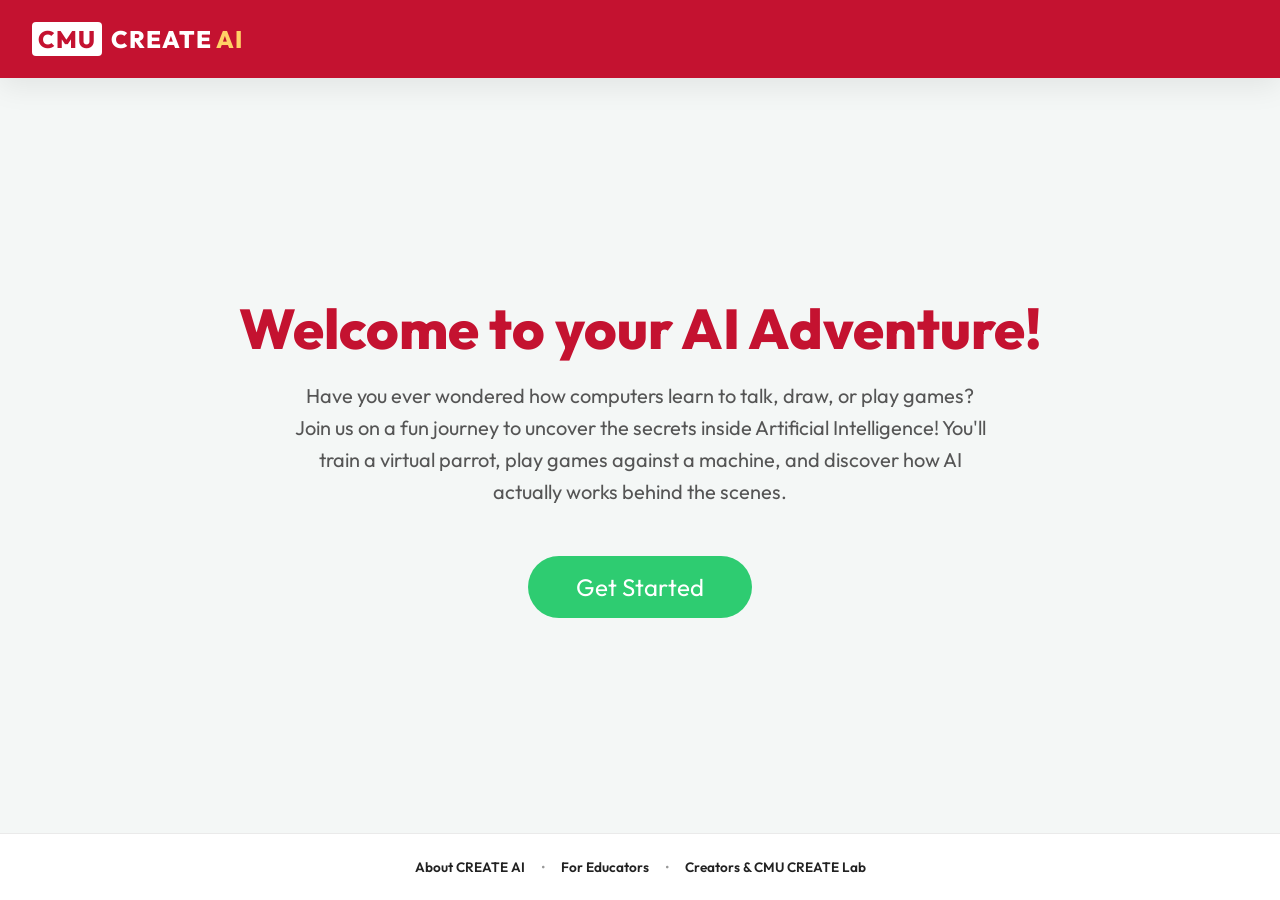
<file: index.html>
<!DOCTYPE html>
<html lang="en">
<head>
    <meta charset="UTF-8">
    <meta name="viewport" content="width=device-width, initial-scale=1.0">
    <title>CMU CREATE AI - Learn AI Concepts</title>
    <link href="https://fonts.googleapis.com/css2?family=Outfit:wght@400;600;800&display=swap" rel="stylesheet">
    <link rel="stylesheet" href="style.css">
</head>
<body>
    <header>
        <a href="index.html" style="text-decoration: none; color: inherit;">
            <div class="logo">
                <span class="cmu">CMU</span> CREATE <span class="ai">AI</span>
            </div>
        </a>
    </header>

    <div class="app-container" style="flex-direction: column; padding: 6rem 2rem; align-items: center; text-align: center; flex: 1; justify-content: center;">
        <h1 style="color: var(--cmu-red); font-size: 3.5rem; margin-bottom: 1rem; font-weight: 800;">Welcome to your AI Adventure!</h1>
        <p style="max-width: 700px; font-size: 1.25rem; color: #555; margin-bottom: 3rem; line-height: 1.6;">
            Have you ever wondered how computers learn to talk, draw, or play games? Join us on a fun journey to uncover the secrets inside Artificial Intelligence! You'll train a virtual parrot, play games against a machine, and discover how AI actually works behind the scenes.
        </p>
        <a href="activities.html" class="btn-primary" style="color: white; font-size: 1.5rem; padding: 1rem 3rem; text-decoration: none; border-radius: 50px; display: inline-block;">Get Started</a>
    </div>

    <footer class="app-footer">
        <a href="about.html" class="footer-link">About CREATE AI</a>
        <span class="footer-dot">•</span>
        <a href="educators.html" class="footer-link">For Educators</a>
        <span class="footer-dot">•</span>
        <a href="creators.html" class="footer-link">Creators & CMU CREATE Lab</a>
    </footer>
</body>
</html>
</file>
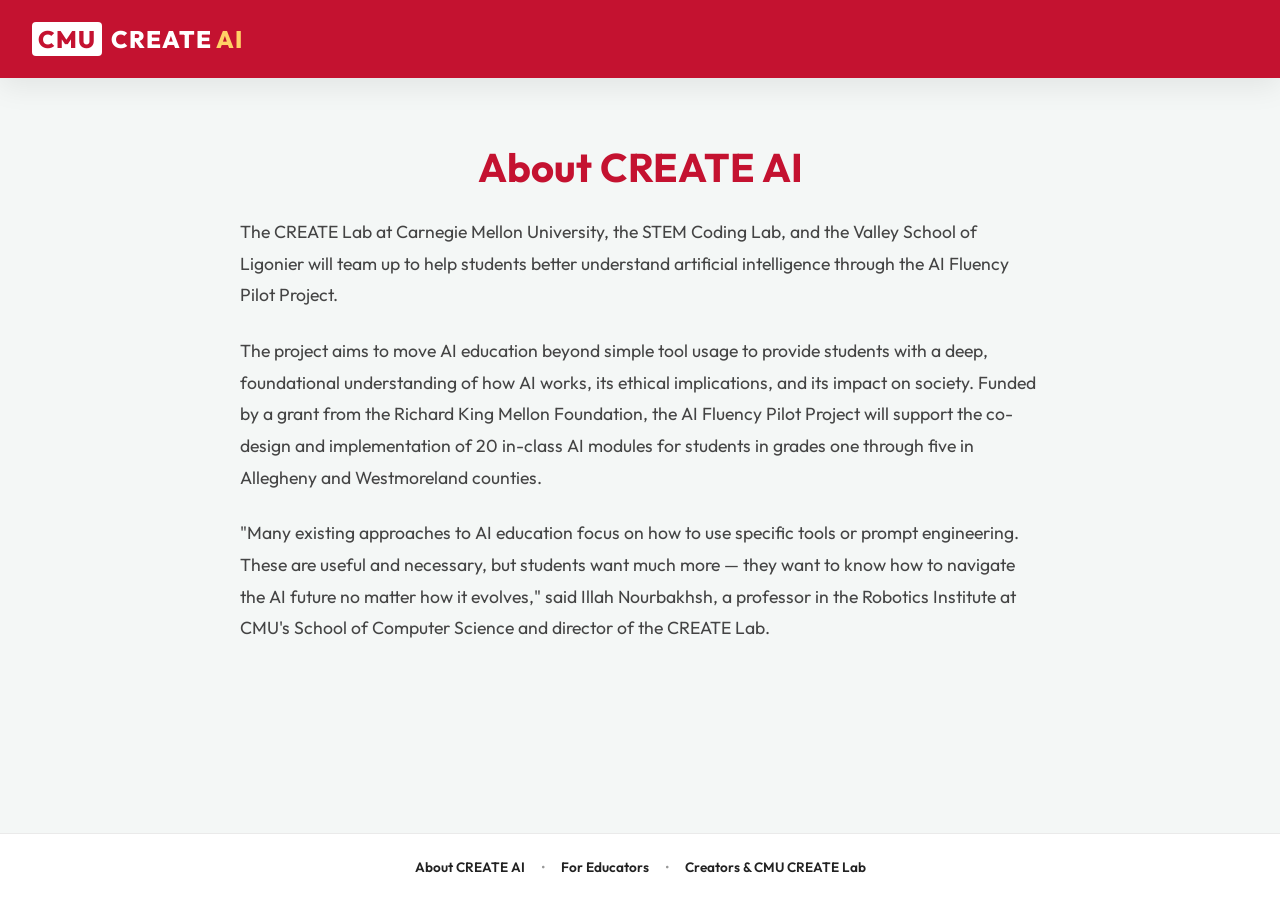
<file: about.html>
<!DOCTYPE html>
<html lang="en">
<head>
    <meta charset="UTF-8">
    <meta name="viewport" content="width=device-width, initial-scale=1.0">
    <title>About CREATE AI</title>
    <link href="https://fonts.googleapis.com/css2?family=Outfit:wght@400;600;800&display=swap" rel="stylesheet">
    <link rel="stylesheet" href="style.css">
</head>
<body>
    <header>
        <a href="index.html" style="text-decoration: none; color: inherit;">
            <div class="logo">
                <span class="cmu">CMU</span> CREATE <span class="ai">AI</span>
            </div>
        </a>
    </header>

    <div class="app-container" style="flex-direction: column; padding: 4rem 2rem; align-items: center; text-align: center;">
        <h2 style="color: var(--cmu-red); font-size: 2.5rem; margin-bottom: 1.5rem;">About CREATE AI</h2>
        <div style="max-width: 800px; line-height: 1.8; font-size: 1.1rem; color: #444; text-align: left;">
            <p>The CREATE Lab at Carnegie Mellon University, the STEM Coding Lab, and the Valley School of Ligonier will team up to help students better understand artificial intelligence through the AI Fluency Pilot Project.</p>
            <p style="margin-top: 1.5rem;">The project aims to move AI education beyond simple tool usage to provide students with a deep, foundational understanding of how AI works, its ethical implications, and its impact on society. Funded by a grant from the Richard King Mellon Foundation, the AI Fluency Pilot Project will support the co-design and implementation of 20 in-class AI modules for students in grades one through five in Allegheny and Westmoreland counties.</p>
            <p style="margin-top: 1.5rem;">"Many existing approaches to AI education focus on how to use specific tools or prompt engineering. These are useful and necessary, but students want much more — they want to know how to navigate the AI future no matter how it evolves," said Illah Nourbakhsh, a professor in the Robotics Institute at CMU's School of Computer Science and director of the CREATE Lab.</p>
        </div>
    </div>

    <footer class="app-footer">
        <a href="about.html" class="footer-link">About CREATE AI</a>
        <span class="footer-dot">•</span>
        <a href="educators.html" class="footer-link">For Educators</a>
        <span class="footer-dot">•</span>
        <a href="creators.html" class="footer-link">Creators & CMU CREATE Lab</a>
    </footer>
</body>
</html>
</file>
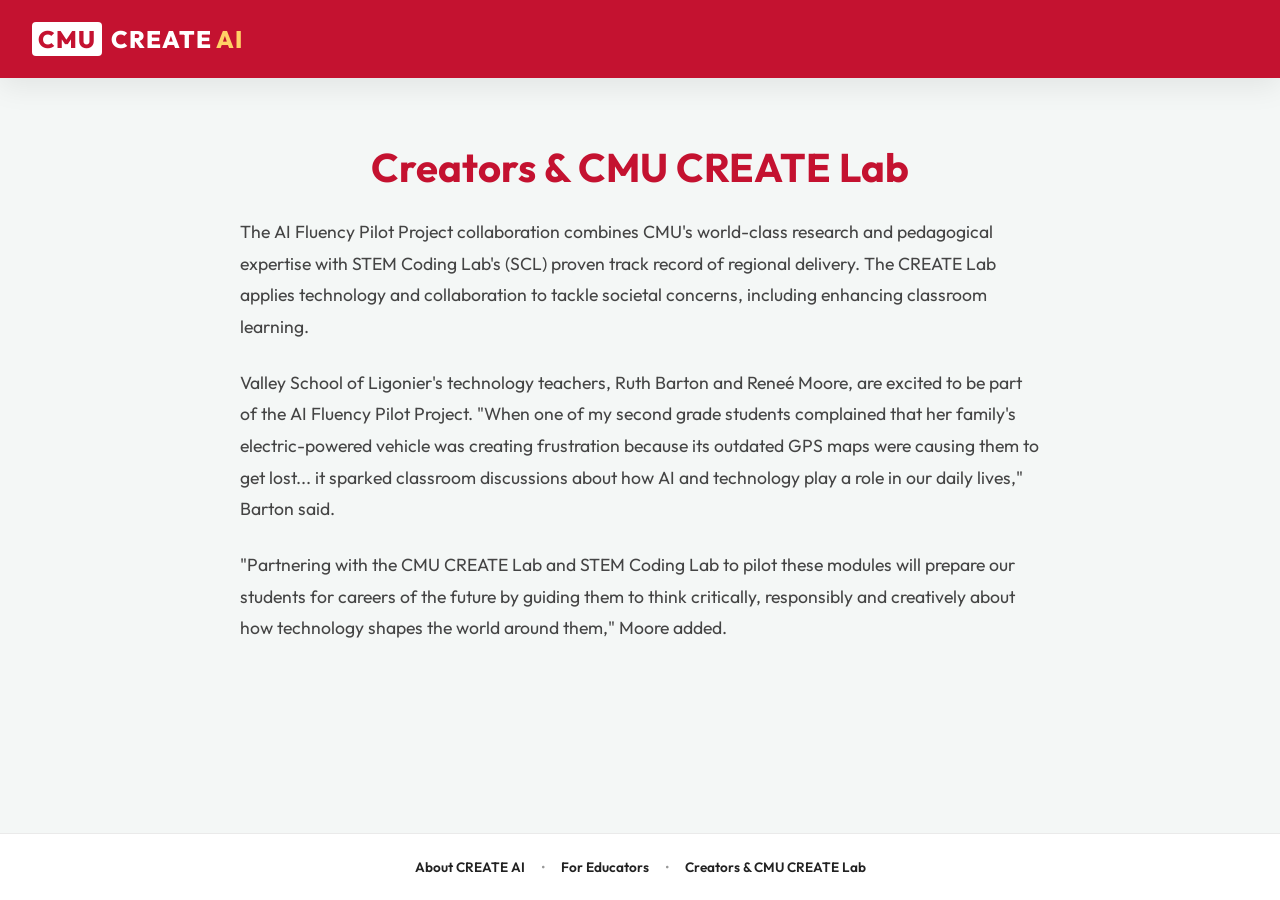
<file: creators.html>
<!DOCTYPE html>
<html lang="en">
<head>
    <meta charset="UTF-8">
    <meta name="viewport" content="width=device-width, initial-scale=1.0">
    <title>Creators & CMU CREATE Lab</title>
    <link href="https://fonts.googleapis.com/css2?family=Outfit:wght@400;600;800&display=swap" rel="stylesheet">
    <link rel="stylesheet" href="style.css">
</head>
<body>
    <header>
        <a href="index.html" style="text-decoration: none; color: inherit;">
            <div class="logo">
                <span class="cmu">CMU</span> CREATE <span class="ai">AI</span>
            </div>
        </a>
    </header>

    <div class="app-container" style="flex-direction: column; padding: 4rem 2rem; align-items: center; text-align: center;">
        <h2 style="color: var(--cmu-red); font-size: 2.5rem; margin-bottom: 1.5rem;">Creators & CMU CREATE Lab</h2>
        <div style="max-width: 800px; line-height: 1.8; font-size: 1.1rem; color: #444; text-align: left;">
            <p>The AI Fluency Pilot Project collaboration combines CMU's world-class research and pedagogical expertise with STEM Coding Lab's (SCL) proven track record of regional delivery. The CREATE Lab applies technology and collaboration to tackle societal concerns, including enhancing classroom learning.</p>
            <p style="margin-top: 1.5rem;">Valley School of Ligonier's technology teachers, Ruth Barton and Reneé Moore, are excited to be part of the AI Fluency Pilot Project. "When one of my second grade students complained that her family's electric-powered vehicle was creating frustration because its outdated GPS maps were causing them to get lost... it sparked classroom discussions about how AI and technology play a role in our daily lives," Barton said.</p>
            <p style="margin-top: 1.5rem;">"Partnering with the CMU CREATE Lab and STEM Coding Lab to pilot these modules will prepare our students for careers of the future by guiding them to think critically, responsibly and creatively about how technology shapes the world around them," Moore added.</p>
        </div>
    </div>

    <footer class="app-footer">
        <a href="about.html" class="footer-link">About CREATE AI</a>
        <span class="footer-dot">•</span>
        <a href="educators.html" class="footer-link">For Educators</a>
        <span class="footer-dot">•</span>
        <a href="creators.html" class="footer-link">Creators & CMU CREATE Lab</a>
    </footer>
</body>
</html>
</file>
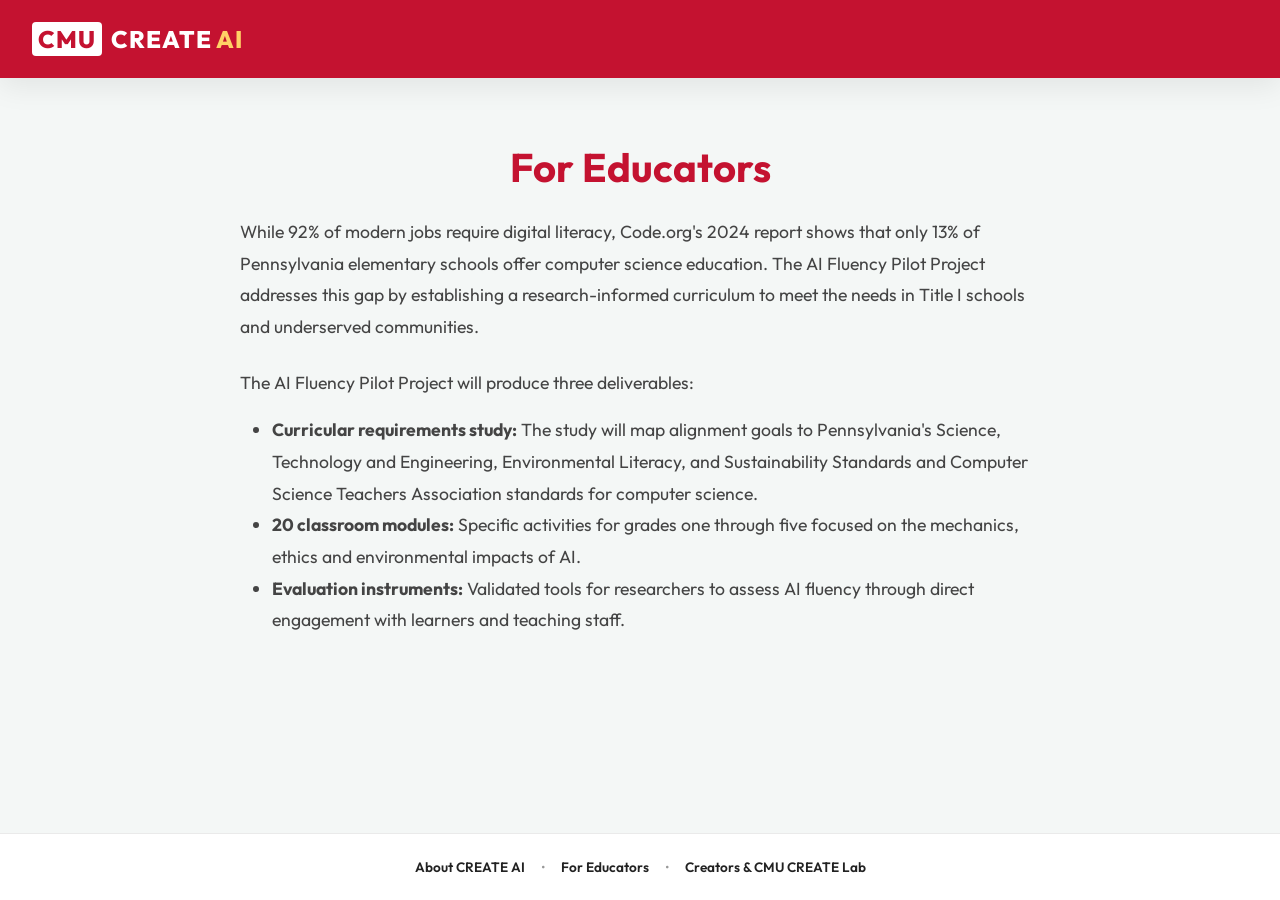
<file: educators.html>
<!DOCTYPE html>
<html lang="en">
<head>
    <meta charset="UTF-8">
    <meta name="viewport" content="width=device-width, initial-scale=1.0">
    <title>For Educators</title>
    <link href="https://fonts.googleapis.com/css2?family=Outfit:wght@400;600;800&display=swap" rel="stylesheet">
    <link rel="stylesheet" href="style.css">
</head>
<body>
    <header>
        <a href="index.html" style="text-decoration: none; color: inherit;">
            <div class="logo">
                <span class="cmu">CMU</span> CREATE <span class="ai">AI</span>
            </div>
        </a>
    </header>

    <div class="app-container" style="flex-direction: column; padding: 4rem 2rem; align-items: center; text-align: center;">
        <h2 style="color: var(--cmu-red); font-size: 2.5rem; margin-bottom: 1.5rem;">For Educators</h2>
        <div style="max-width: 800px; line-height: 1.8; font-size: 1.1rem; color: #444; text-align: left;">
            <p>While 92% of modern jobs require digital literacy, Code.org's 2024 report shows that only 13% of Pennsylvania elementary schools offer computer science education. The AI Fluency Pilot Project addresses this gap by establishing a research-informed curriculum to meet the needs in Title I schools and underserved communities.</p>
            <p style="margin-top: 1.5rem;">The AI Fluency Pilot Project will produce three deliverables:</p>
            <ul style="margin-top: 1rem; margin-left: 2rem;">
                <li><strong>Curricular requirements study:</strong> The study will map alignment goals to Pennsylvania's Science, Technology and Engineering, Environmental Literacy, and Sustainability Standards and Computer Science Teachers Association standards for computer science.</li>
                <li><strong>20 classroom modules:</strong> Specific activities for grades one through five focused on the mechanics, ethics and environmental impacts of AI.</li>
                <li><strong>Evaluation instruments:</strong> Validated tools for researchers to assess AI fluency through direct engagement with learners and teaching staff.</li>
            </ul>
        </div>
    </div>

    <footer class="app-footer">
        <a href="about.html" class="footer-link">About CREATE AI</a>
        <span class="footer-dot">•</span>
        <a href="educators.html" class="footer-link">For Educators</a>
        <span class="footer-dot">•</span>
        <a href="creators.html" class="footer-link">Creators & CMU CREATE Lab</a>
    </footer>
</body>
</html>
</file>
<file: style.css>
:root {
    --cmu-red: #C41230;
    --cmu-dark: #222222;
    --bg-color: #F4F7F6;
    --card-bg: #FFFFFF;
    --block-color: #4A90E2;
    --block-color-2: #F39C12;
    --block-color-3: #2ECC71;
    --drop-bg: #EAEAEA;
    --text-main: #333333;
    --font-family: 'Outfit', sans-serif;
    --radius: 12px;
    --shadow: 0 8px 30px rgba(0,0,0,0.08);
}

* {
    box-sizing: border-box;
    margin: 0;
    padding: 0;
}

body {
    font-family: var(--font-family);
    background-color: var(--bg-color);
    color: var(--text-main);
    display: flex;
    flex-direction: column;
    min-height: 100vh;
}

header {
    background-color: var(--cmu-red);
    color: white;
    padding: 1.5rem 2rem;
    display: flex;
    justify-content: space-between;
    align-items: center;
    box-shadow: var(--shadow);
    z-index: 10;
}

.logo {
    font-size: 1.5rem;
    font-weight: 800;
    letter-spacing: 1px;
}

.logo .cmu {
    background: white;
    color: var(--cmu-red);
    padding: 2px 6px;
    border-radius: 4px;
    margin-right: 4px;
}

.logo .ai {
    color: #FFD166;
}

.subtitle {
    font-weight: 600;
    opacity: 0.9;
}

.app-container {
    display: flex;
    flex: 1;
    max-width: 1200px;
    margin: 0 auto;
    width: 100%;
}

.sidebar {
    width: 250px;
    background: white;
    padding: 2rem 1rem;
    border-right: 1px solid #EAEAEA;
    box-shadow: 2px 0 10px rgba(0,0,0,0.02);
}

.sidebar h3 {
    font-size: 1.1rem;
    margin-bottom: 1rem;
    color: var(--cmu-dark);
    padding-left: 15px;
    text-transform: uppercase;
    letter-spacing: 1px;
}

.sidebar ul {
    list-style: none;
}

.sidebar li {
    padding: 12px 15px;
    margin-bottom: 10px;
    border-radius: 8px;
    cursor: pointer;
    font-weight: 600;
    color: #555;
    transition: all 0.2s;
}

.sidebar li:hover {
    background: var(--bg-color);
}

.sidebar li.active {
    background: #FFF0F2;
    color: var(--cmu-red);
    border-left: 4px solid var(--cmu-red);
}

main {
    flex: 1;
    padding: 2rem;
}

.lesson-view.hidden {
    display: none;
}

.lesson-intro {
    text-align: center;
    margin-bottom: 2rem;
}

.lesson-intro h2 {
    font-size: 2rem;
    color: var(--cmu-dark);
    margin-bottom: 0.5rem;
}

.lesson-intro p {
    font-size: 1.1rem;
    color: #555;
    max-width: 600px;
    margin: 0 auto;
}

.workspace {
    display: flex;
    flex-direction: column;
    gap: 2rem;
}

.sentence-area, .prediction-area {
    background: var(--card-bg);
    padding: 2rem;
    border-radius: var(--radius);
    box-shadow: var(--shadow);
}

h3 {
    margin-bottom: 1rem;
    color: var(--cmu-red);
    font-size: 1.2rem;
}

.sentence-track {
    display: flex;
    flex-wrap: wrap;
    gap: 10px;
    min-height: 80px;
    align-items: center;
    background: var(--bg-color);
    padding: 1rem;
    border-radius: var(--radius);
    border: 2px dashed #CCC;
}

.word-block {
    padding: 12px 20px;
    border-radius: 8px;
    font-weight: 600;
    font-size: 1.2rem;
    color: white;
    box-shadow: 0 4px 6px rgba(0,0,0,0.1);
    transition: transform 0.2s, box-shadow 0.2s;
    user-select: none;
}

.word-block.fixed {
    background-color: var(--cmu-dark);
}

.word-block.draggable {
    cursor: grab;
    background-color: var(--block-color);
    position: relative;
}
.word-block.draggable:nth-child(2n) { background-color: var(--block-color-2); }
.word-block.draggable:nth-child(3n) { background-color: var(--block-color-3); }

.word-block.draggable:active {
    cursor: grabbing;
    transform: scale(1.05);
    box-shadow: 0 8px 15px rgba(0,0,0,0.2);
}

.prob-badge {
    position: absolute;
    top: -10px;
    right: -10px;
    background: var(--cmu-red);
    color: white;
    font-size: 0.75rem;
    padding: 2px 6px;
    border-radius: 10px;
    font-weight: 800;
    box-shadow: 0 2px 4px rgba(0,0,0,0.2);
}

.drop-zone {
    padding: 12px 20px;
    border-radius: 8px;
    font-weight: 600;
    font-size: 1.2rem;
    color: #888;
    background-color: var(--drop-bg);
    border: 2px dashed #AAA;
    min-width: 150px;
    text-align: center;
    transition: all 0.3s;
}

.drop-zone.active {
    border-color: var(--cmu-red);
    background-color: #FFF0F2;
    color: var(--cmu-red);
}

.drop-zone.hover {
    background-color: #FFE0E5;
    transform: scale(1.05);
}

.word-palette {
    display: flex;
    gap: 15px;
    flex-wrap: wrap;
    min-height: 60px;
}

/* Image Comparison Styles */
.image-comparison {
    display: flex;
    gap: 2rem;
    justify-content: center;
    margin-top: 2rem;
}

.image-card {
    background: white;
    padding: 1rem;
    border-radius: var(--radius);
    box-shadow: var(--shadow);
    text-align: center;
    transition: transform 0.2s;
    width: 45%;
}

.image-card:hover {
    transform: translateY(-5px);
}

.image-card img {
    width: 100%;
    height: auto;
    border-radius: 8px;
    margin-bottom: 1rem;
    object-fit: cover;
    aspect-ratio: 1/1;
    border: 1px solid #EAEAEA;
}

.image-card .btn-select {
    width: 100%;
    background: var(--block-color);
}
.image-card .btn-select:hover {
    background: #357ABD;
}

.hidden {
    display: none !important;
}

.overlay {
    position: fixed;
    top: 0; left: 0; width: 100%; height: 100%;
    background: rgba(0,0,0,0.6);
    backdrop-filter: blur(4px);
    display: flex;
    justify-content: center;
    align-items: center;
    z-index: 100;
    opacity: 0;
    animation: fadeIn 0.4s forwards;
}

@keyframes fadeIn {
    to { opacity: 1; }
}

.modal {
    background: white;
    padding: 3rem;
    border-radius: 20px;
    max-width: 500px;
    text-align: center;
    box-shadow: 0 20px 40px rgba(0,0,0,0.2);
    transform: translateY(20px);
    animation: slideUp 0.4s forwards;
}

@keyframes slideUp {
    to { transform: translateY(0); }
}

.lesson-intro h2 {
    color: var(--cmu-red);
    margin-top: 0;
}

.splash-screen {
    display: flex;
    flex-direction: column;
    align-items: center;
    justify-content: center;
    text-align: center;
    height: 100%;
    min-height: 400px;
}

.splash-screen .lesson-intro {
    max-width: 600px;
    margin-bottom: 2rem;
}

.btn-start-lesson {
    font-size: 1.2rem;
    padding: 1rem 2rem;
    border-radius: 30px;
    box-shadow: 0 4px 15px rgba(160, 15, 37, 0.3);
}

.btn-start-lesson:hover {
    transform: translateY(-3px);
    box-shadow: 0 6px 20px rgba(160, 15, 37, 0.4);
}

.user-prompt {
    background-color: var(--block-color-2);
    color: white;
    padding: 1rem 1.5rem;
    border-radius: var(--radius);
    margin-bottom: 2rem;
    font-size: 1.2rem;
    box-shadow: 0 4px 6px rgba(0,0,0,0.1);
}

.modal h2 {
    color: var(--cmu-red);
    font-size: 2.5rem;
    margin-bottom: 1rem;
}

.final-sentence {
    font-size: 1.5rem;
    font-weight: 800;
    color: var(--cmu-dark);
    margin-bottom: 1.5rem;
    background: #F4F7F6;
    padding: 1rem;
    border-radius: 10px;
    border-left: 5px solid var(--block-color-2);
}

.modal p {
    font-size: 1.1rem;
    line-height: 1.6;
    margin-bottom: 2rem;
}

button {
    background: var(--cmu-red);
    color: white;
    border: none;
    padding: 12px 30px;
    font-size: 1.2rem;
    font-weight: 600;
    border-radius: 30px;
    cursor: pointer;
    transition: transform 0.2s, background 0.2s;
    font-family: var(--font-family);
}

button:hover {
    background: #A00F25;
    transform: translateY(-2px);
}

/* Lesson 3: Tic-Tac-Toe Styles */
.tictactoe-container {
    display: flex;
    flex-direction: column;
    gap: 3rem;
    align-items: center;
    justify-content: center;
    margin-top: 2rem;
}

.system-prompt-container {
    background: #f8f9fa;
    padding: 1.5rem;
    border-radius: 12px;
    border: 2px solid var(--border-color);
    width: 100%;
    max-width: 600px;
    display: flex;
    flex-direction: column;
    gap: 0.5rem;
}

.prompt-input-group {
    display: flex;
    gap: 0.5rem;
}

.prompt-input-group select {
    flex: 1;
    padding: 0.75rem;
    border: 2px solid var(--border-color);
    border-radius: 8px;
    font-size: 1rem;
    font-family: inherit;
    background-color: white;
    cursor: pointer;
}

.game-board-area {
    background: white;
    padding: 2rem;
    border-radius: var(--radius);
    box-shadow: var(--shadow);
    display: flex;
    flex-direction: column;
    align-items: center;
    gap: 1rem;
}

.ttt-grid {
    display: grid;
    grid-template-columns: repeat(3, 100px);
    grid-template-rows: repeat(3, 100px);
    gap: 5px;
    background: var(--cmu-dark);
    border: 5px solid var(--cmu-dark);
    border-radius: 8px;
}

.ttt-cell {
    background: white;
    display: flex;
    justify-content: center;
    align-items: center;
    font-size: 3rem;
    font-weight: 800;
    cursor: pointer;
    transition: background 0.2s;
    user-select: none;
}

.ttt-cell:hover {
    background: #F4F7F6;
}

.ttt-cell.preview {
    background: #FFF0F2;
    color: rgba(196, 18, 48, 0.5);
}

.ttt-cell.x {
    color: var(--cmu-red);
}

.ttt-cell.o {
    color: var(--block-color);
}

.ai-helper-area {
    background: white;
    padding: 2rem;
    border-radius: var(--radius);
    box-shadow: var(--shadow);
    width: 300px;
    display: flex;
    flex-direction: column;
    align-items: center;
    text-align: center;
}

.helper-avatar {
    font-size: 4rem;
    margin-bottom: 1rem;
}

.helper-bubble {
    background: var(--bg-color);
    padding: 1rem;
    border-radius: 12px;
    position: relative;
    margin-bottom: 1.5rem;
    font-weight: 600;
    color: var(--cmu-dark);
}

.helper-bubble::after {
    content: '';
    position: absolute;
    top: -10px;
    left: 50%;
    transform: translateX(-50%);
    border-width: 0 10px 10px 10px;
    border-style: solid;
    border-color: transparent transparent var(--bg-color) transparent;
}

.btn-secondary {
    background: var(--block-color-2);
}
.btn-secondary:hover {
    background: #E67E22;
}

.btn-secondary:disabled {
    background: #CCC;
    cursor: not-allowed;
    transform: none;
}

.btn-primary {
    background: var(--block-color-3);
}
.btn-primary:hover {
    background: #27AE60;
}

/* Lesson 4: The Rigid Rulebook Styles */
.rulebook-container {
    display: flex;
    gap: 3rem;
    align-items: center;
    justify-content: center;
    margin-top: 2rem;
}

.image-area img {
    max-width: 400px;
    border-radius: var(--radius);
    box-shadow: var(--shadow);
}

.logic-area {
    background: white;
    padding: 1.5rem;
    border-radius: var(--radius);
    box-shadow: var(--shadow);
    width: 400px;
    display: flex;
    flex-direction: column;
}

.static-tree {
    display: flex;
    flex-direction: column;
    gap: 0.8rem;
    font-size: 0.95rem;
}

.tree-row {
    display: flex;
    justify-content: center;
    gap: 1rem;
    align-items: center;
}

.tree-node {
    background: var(--bg-color);
    padding: 0.8rem 1rem;
    border-radius: 8px;
    font-weight: bold;
    text-align: center;
    border: 2px solid transparent;
    transition: all 0.3s ease;
}

.tree-node.q-node {
    background: var(--cmu-dark);
    color: white;
    width: 80%;
}

.tree-node.result-node {
    background: #EAEAEA;
    color: #888;
    width: 100px;
    font-size: 0.85rem;
}

.tree-node.result-node.final {
    width: 120px;
    font-size: 1rem;
}

.tree-node.active-result {
    background: #FFF0F2;
    color: var(--cmu-red);
    border-color: var(--cmu-red);
    transform: scale(1.05);
}

.tree-node.active-result-correct {
    background: #E8F8F5;
    color: var(--block-color-3);
    border-color: var(--block-color-3);
    transform: scale(1.05);
}

.tree-btn {
    padding: 0.5rem 1rem;
    border: 2px solid var(--block-color);
    background: white;
    color: var(--block-color);
    font-weight: bold;
    border-radius: 20px;
    cursor: pointer;
    transition: all 0.2s;
    flex: 1;
}

.tree-btn:hover:not(:disabled) {
    background: #EAF2F8;
}

.tree-btn.selected {
    background: var(--block-color);
    color: white;
}

.tree-btn.wrong {
    background: var(--cmu-red);
    color: white;
    border-color: var(--cmu-red);
}

.tree-btn:disabled {
    opacity: 0.4;
    cursor: not-allowed;
}

.dimmed {
    opacity: 0.3;
}

/* Lesson 5: The Parrot Trainer Styles */
.turn-counter {
    margin-top: 1rem;
    font-size: 1.1rem;
    font-weight: bold;
    color: var(--cmu-dark);
    background: white;
    display: inline-block;
    padding: 0.5rem 1rem;
    border-radius: 20px;
    box-shadow: 0 2px 5px rgba(0,0,0,0.1);
}

.sentence-progress {
    display: flex;
    justify-content: center;
    gap: 1rem;
    margin: 2rem 0 1rem 0;
}

.word-box {
    background: white;
    border: 2px dashed #CCC;
    padding: 0.8rem 1.5rem;
    border-radius: 8px;
    font-weight: bold;
    font-size: 1.2rem;
    color: #999;
    min-width: 80px;
    text-align: center;
    transition: all 0.3s;
}

.word-box.locked {
    background: #E8F8F5;
    border: 2px solid var(--block-color-3);
    color: var(--block-color-3);
}

.word-box.active {
    border: 2px solid var(--cmu-red);
    color: var(--cmu-red);
    animation: pulseBorder 1.5s infinite;
}

@keyframes pulseBorder {
    0% { box-shadow: 0 0 0 0 rgba(160, 15, 37, 0.4); }
    70% { box-shadow: 0 0 0 10px rgba(160, 15, 37, 0); }
    100% { box-shadow: 0 0 0 0 rgba(160, 15, 37, 0); }
}

.parrot-container {
    display: flex;
    gap: 3rem;
    align-items: center;
    justify-content: center;
    margin-top: 2rem;
}

.parrot-visuals {
    display: flex;
    flex-direction: column;
    align-items: center;
    position: relative;
    width: 350px;
}

#parrot-image {
    max-width: 250px;
    margin-bottom: 1.5rem;
}

.speech-bubble {
    position: relative;
    background: white;
    border-radius: 20px;
    padding: 1rem 1.5rem;
    font-size: 1.2rem;
    font-weight: bold;
    color: var(--cmu-dark);
    margin-bottom: 20px;
    box-shadow: 0 4px 10px rgba(0,0,0,0.1);
    text-align: center;
    transition: transform 0.15s ease-out;
}

.speech-bubble::after {
    content: '';
    position: absolute;
    bottom: -10px;
    left: 50%;
    transform: translateX(-50%);
    border-width: 10px 10px 0;
    border-style: solid;
    border-color: white transparent transparent transparent;
    display: block;
    width: 0;
}

.parrot-buttons {
    display: flex;
    gap: 1rem;
    width: 100%;
}

.btn-reward, .btn-ignore {
    flex: 1;
    padding: 10px;
    font-weight: bold;
    border-radius: 8px;
    border: none;
    cursor: pointer;
    transition: transform 0.2s, background 0.2s;
    font-size: 1rem;
}

.btn-reward {
    background: #27AE60;
    color: white;
}

.btn-reward:hover {
    background: #219653;
    transform: translateY(-2px);
}

.btn-ignore {
    background: #E0E0E0;
    color: #333;
}

.btn-ignore:hover {
    background: #BDBDBD;
    transform: translateY(-2px);
}

.btn-reward:disabled, .btn-ignore:disabled {
    opacity: 0.5;
    cursor: not-allowed;
    transform: none;
}

.parrot-stats {
    background: white;
    padding: 2rem;
    border-radius: var(--radius);
    box-shadow: var(--shadow);
    width: 450px;
}

.parrot-stats h3 {
    margin-top: 0;
    margin-bottom: 1.5rem;
    color: var(--cmu-dark);
    font-size: 1.2rem;
    text-align: center;
}

.prob-row {
    margin-bottom: 1.2rem;
    display: flex;
    align-items: center;
    gap: 1rem;
}

.prob-label {
    width: 160px;
    font-size: 0.9rem;
    font-weight: bold;
    color: #555;
    text-align: right;
}

.prob-bar-bg {
    flex: 1;
    height: 12px;
    background: #EAEAEA;
    border-radius: 6px;
    position: relative;
}

.prob-threshold-marker {
    position: absolute;
    left: 85%;
    top: -4px;
    bottom: -4px;
    width: 2px;
    background-color: var(--cmu-red);
    z-index: 10;
}

.prob-bar-fill {
    height: 100%;
    border-radius: 6px;
    transition: width 0.3s ease-out;
}

.prob-val {
    width: 45px;
    text-align: right;
    font-weight: bold;
    font-size: 0.9rem;
}

.app-footer {
    background: white;
    padding: 1.5rem 2rem;
    border-top: 1px solid #EAEAEA;
    display: flex;
    justify-content: center;
    gap: 1rem;
    font-size: 0.85rem;
    margin-top: auto;
    white-space: nowrap;
}

.footer-link {
    color: var(--cmu-dark);
    text-decoration: none;
    font-weight: 600;
}

.footer-link:hover {
    text-decoration: underline;
}

.footer-dot {
    color: #999;
}

.lesson-header-container {
    display: flex; 
    justify-content: space-between; 
    align-items: center; 
    margin-top: 2rem; 
    margin-bottom: 1rem; 
    padding: 0 1rem;
    gap: 1rem;
}

.lesson-page-title {
    margin: 0; 
    color: var(--cmu-dark);
}

/* --- Mobile Responsive Styles --- */

.mobile-nav {
    display: none;
    width: 90%;
    margin: 1.5rem auto 0 auto;
    padding: 12px 16px;
    font-size: 1.1rem;
    font-weight: 600;
    color: var(--cmu-dark);
    font-family: var(--font-family);
    border-radius: var(--radius);
    border: 2px solid var(--block-color);
    background-color: var(--card-bg);
    box-shadow: var(--shadow);
    appearance: none;
    background-image: url('data:image/svg+xml;charset=US-ASCII,<svg width="12" height="12" viewBox="0 0 12 12" xmlns="http://www.w3.org/2000/svg"><path d="M1 4l5 5 5-5" stroke="%23333" stroke-width="2" fill="none" fill-rule="evenodd" stroke-linecap="round" stroke-linejoin="round"/></svg>');
    background-repeat: no-repeat;
    background-position: right 1rem center;
    cursor: pointer;
}

@media (max-width: 768px) {
    html {
        font-size: 14px;
    }

    .sidebar {
        display: none !important;
    }
    
    .app-footer {
        gap: 2vw;
        padding: 1rem 0.5rem;
        font-size: clamp(8px, 2.5vw, 0.85rem);
    }
    
    .mobile-nav {
        display: block;
    }
    
    .app-container {
        flex-direction: column;
    }

    header {
        flex-direction: column;
        gap: 1rem;
        padding: 1rem;
        text-align: center;
    }

    header button, .btn-secondary {
        margin: 0 auto;
        font-size: 0.9rem;
        padding: 8px 16px;
    }

    .main-content {
        padding: 1rem;
    }

    .lesson-header-container {
        flex-direction: column;
        justify-content: center;
        text-align: center;
        gap: 1.5rem;
    }

    h1, h2 {
        font-size: 1.5rem;
    }
    
    h3 {
        font-size: 1.2rem;
    }

    /* Lesson 1 */
    .word-block {
        padding: 8px 12px;
        font-size: 0.9rem;
    }

    /* Lesson 2 */
    .l2-container {
        flex-direction: column;
    }

    /* Lesson 4 */
    .rulebook-container {
        flex-direction: column;
    }

    .logic-area {
        width: 100%;
        padding: 1rem;
    }

    .image-area img {
        max-width: 100%;
    }

    /* Lesson 5 */
    #content-5 {
        flex-direction: column;
        gap: 1rem;
    }
    
    .parrot-stats {
        width: 100%;
        padding: 1rem;
    }

    .prob-row {
        gap: 0.5rem;
    }

    .prob-label {
        width: 80px;
        font-size: 0.8rem;
    }
    
    .prob-val {
        width: 35px;
        font-size: 0.8rem;
    }

    /* Modals */
    .modal {
        width: 90%;
        padding: 1.5rem;
    }

    .learn-more-modal {
        width: 95%;
        padding: 1.5rem;
    }
}
</file>
